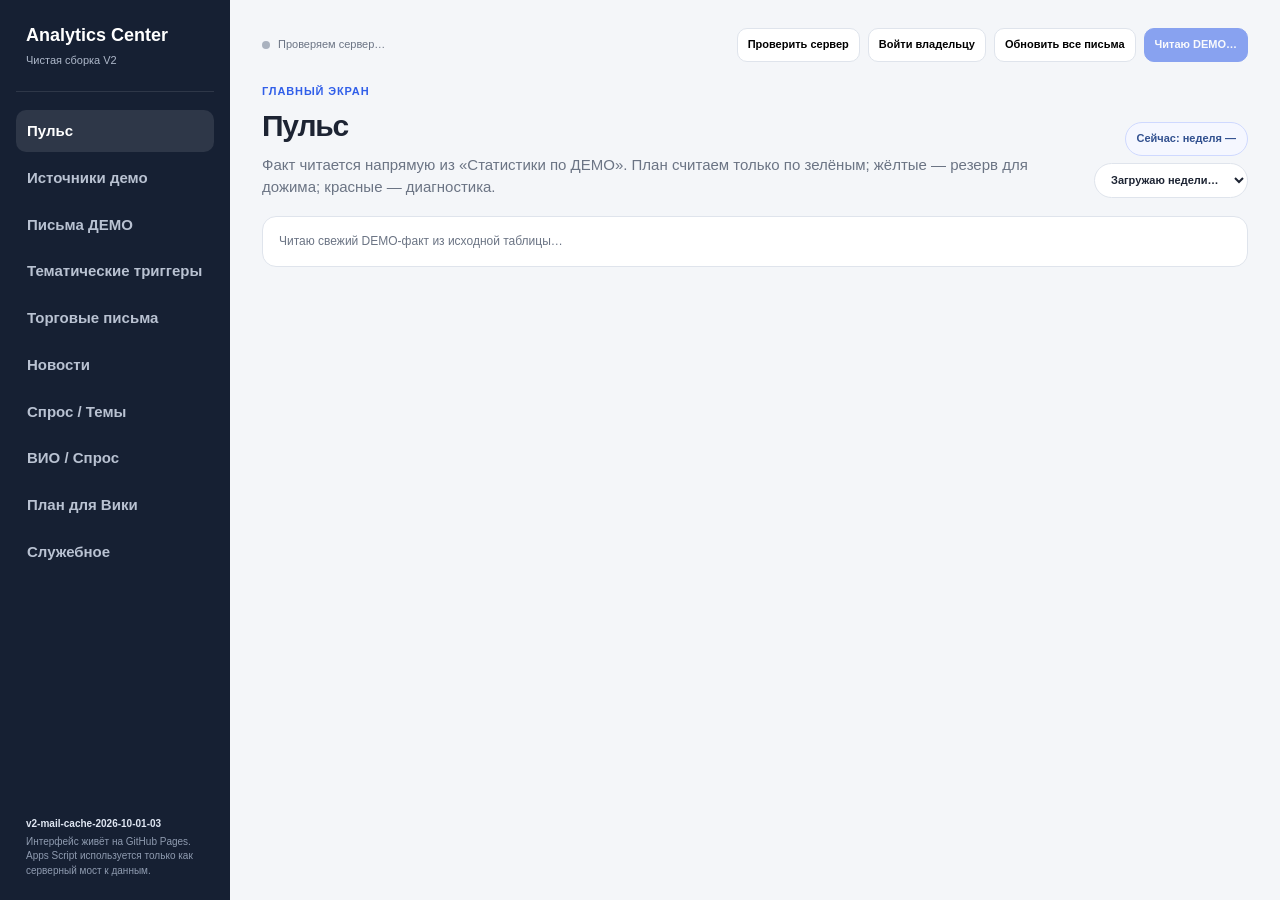
<file: index.html>
<!doctype html>
<html lang="ru"><head>
<meta charset="utf-8"><meta name="viewport" content="width=device-width,initial-scale=1">
<meta name="referrer" content="strict-origin-when-cross-origin">
<title>Analytics Center</title><link rel="stylesheet" href="app.css?v=20261123-news-trim-14">
<style>#authGate{position:fixed;inset:0;z-index:10000;display:grid;place-items:center;background:#f4f6f9;padding:24px}#authGate[hidden]{display:none}.signin{max-width:460px;background:white;border-radius:20px;padding:32px;box-shadow:0 12px 40px #17203318}.signin button{padding:12px 18px;background:#4263eb;color:white;border:0;border-radius:10px;font:inherit}.signin p{line-height:1.6}</style>
<script defer src="domain-config.js?v=20261123-news-trim-14"></script>
<script async src="https://accounts.google.com/gsi/client"></script>
<script defer src="domain-auth.js?v=20261123-news-trim-14"></script>
</head><body><p>Загружаю аналитику…</p><section id="authGate" hidden><div class="signin"><h1>Analytics Center</h1><p>Просмотр аналитики открыт всем без входа. Google нужен только владельцу для обновления исходных данных.</p><p id="authStatus" role="status">Вход владельца</p><button id="signIn" disabled>Войти через Google</button> <button type="button" onclick="document.getElementById('authGate').hidden=true">Закрыть</button></div></section></body></html>
</file>
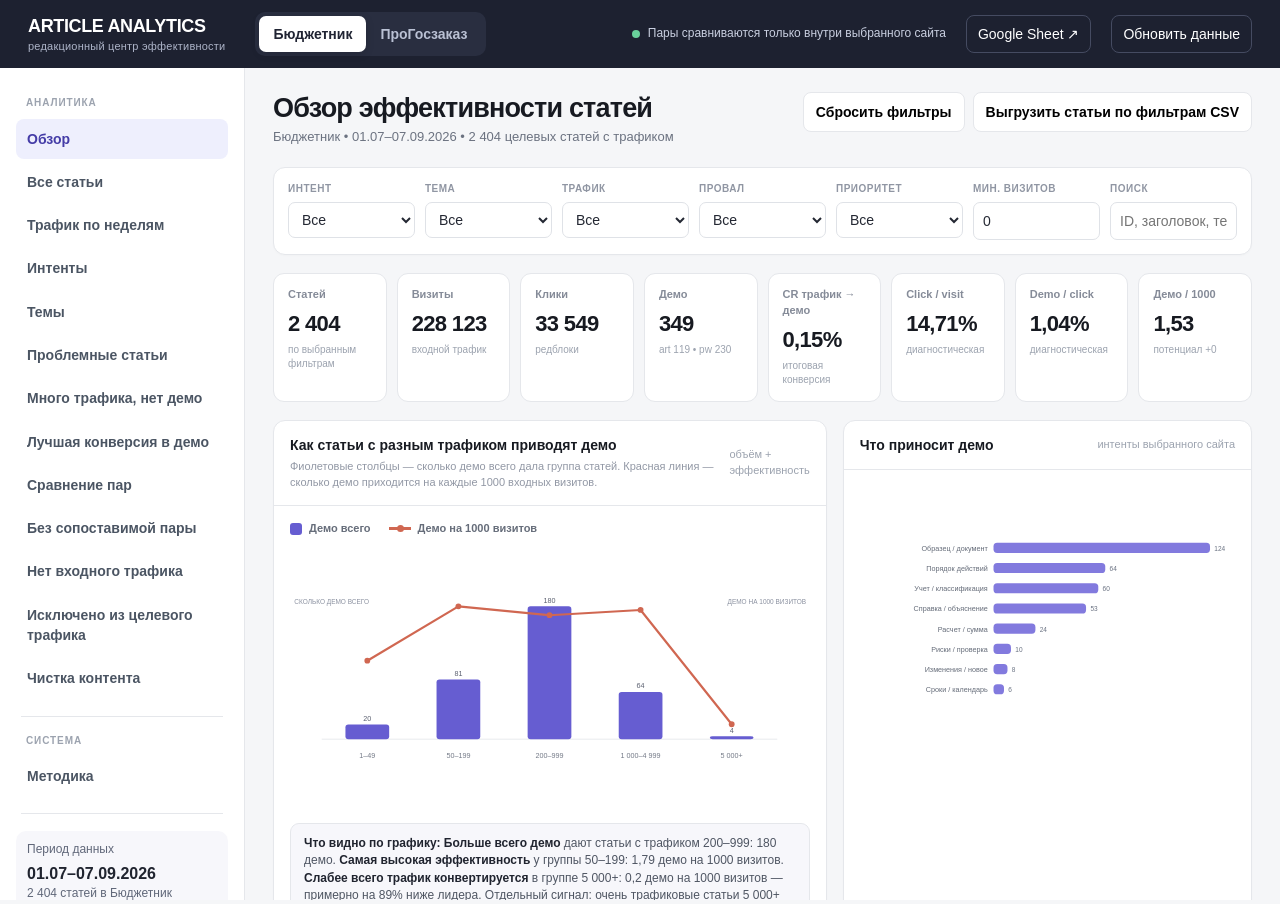
<file: article-analytics/index.html>
<!doctype html>
<html lang="ru" translate="no" class="notranslate">
<head>
<meta charset="utf-8">
<meta name="google" content="notranslate">
<meta name="viewport" content="width=device-width,initial-scale=1">
<title>Центр аналитики статей</title>
<style>
html,body,#frame{margin:0;width:100%;height:100%;border:0;overflow:hidden;background:#f5f6f8}
#loading{position:fixed;inset:0;display:grid;place-items:center;font:14px Arial,sans-serif;color:#59606c;background:#f5f6f8;z-index:2}
</style>
</head>
<body>
<div id="loading">Загружаю аналитику…</div>
<iframe id="frame" title="Аналитика статей"></iframe>
<script>
(async()=>{
 const f=document.getElementById('frame'),l=document.getElementById('loading');
 try{
  let [source,weeklyOverlay,pairOverlay,problemsOverlay,commentsOverlay,exclusionsOverlay]=await Promise.all([
   fetch('app.html?v=20260911-fix11',{cache:'no-store'}).then(r=>{if(!r.ok)throw new Error('Не удалось загрузить приложение: '+r.status);return r.text()}),
   fetch('weekly-progos-overlay.js?v=20260911-fix11',{cache:'no-store'}).then(r=>{if(!r.ok)throw new Error('Не удалось загрузить недельный модуль: '+r.status);return r.text()}),
   fetch('pair-overlay.js?v=20260911-fix11',{cache:'no-store'}).then(r=>{if(!r.ok)throw new Error('Не удалось загрузить модуль сравнения: '+r.status);return r.text()}),
   fetch('problems-overlay.js?v=20260911-fix11',{cache:'no-store'}).then(r=>{if(!r.ok)throw new Error('Не удалось загрузить счётчики проблемных статей: '+r.status);return r.text()}),
   fetch('comments-overlay.js?v=20260911-fix11',{cache:'no-store'}).then(r=>{if(!r.ok)throw new Error('Не удалось загрузить комментарии: '+r.status);return r.text()}),
   fetch('exclusions-overlay.js?v=20260911-fix11',{cache:'no-store'}).then(r=>{if(!r.ok)throw new Error('Не удалось загрузить правила исключений: '+r.status);return r.text()})
  ]);

  const init="refreshFilterOptions();renderAll();switchView('overview');";
  if(!source.includes(init)) throw new Error('Не найдена точка подключения модулей');

  weeklyOverlay=weeklyOverlay.replace('(async()=>{','await (async()=>{');
  const safeWeekly="try{\n"+weeklyOverlay+"\n}catch(e){console.error('Недельный модуль не загрузился:',e);}\n";
  const safePairs="try{\n"+pairOverlay+"\n}catch(e){console.error('Модуль сравнения не загрузился:',e);}\n";
  const safeProblems="try{\n"+problemsOverlay+"\n}catch(e){console.error('Счётчики проблемных статей не загрузились:',e);}\n";
  const safeComments="try{\n"+commentsOverlay+"\n}catch(e){console.error('Комментарии не загрузились:',e);}\n";
  const safeExclusions="try{\n"+exclusionsOverlay+"\n}catch(e){console.error('Правила исключений не загрузились:',e);}\n";
  source=source.replace(init,safePairs+safeProblems+safeComments+safeExclusions+safeWeekly+init);

  const kpiLine="document.getElementById('filterbar').style.display=(v==='nontarget'||v==='kpiexclude'||v==='cleanup'||v==='method')?'none':'grid';";
  const kpiPatched=kpiLine+"\n document.getElementById('kpis').style.display=(v==='overview')?'grid':'none';";
  if(!source.includes(kpiLine)) throw new Error('Не найдена точка управления верхней сводкой');
  source=source.replace(kpiLine,kpiPatched);

  f.srcdoc=source;
  f.addEventListener('load',()=>l.remove(),{once:true});
 }catch(e){l.textContent='Ошибка загрузки: '+(e.message||e)}
})();
</script>
</body>
</html>
</file>
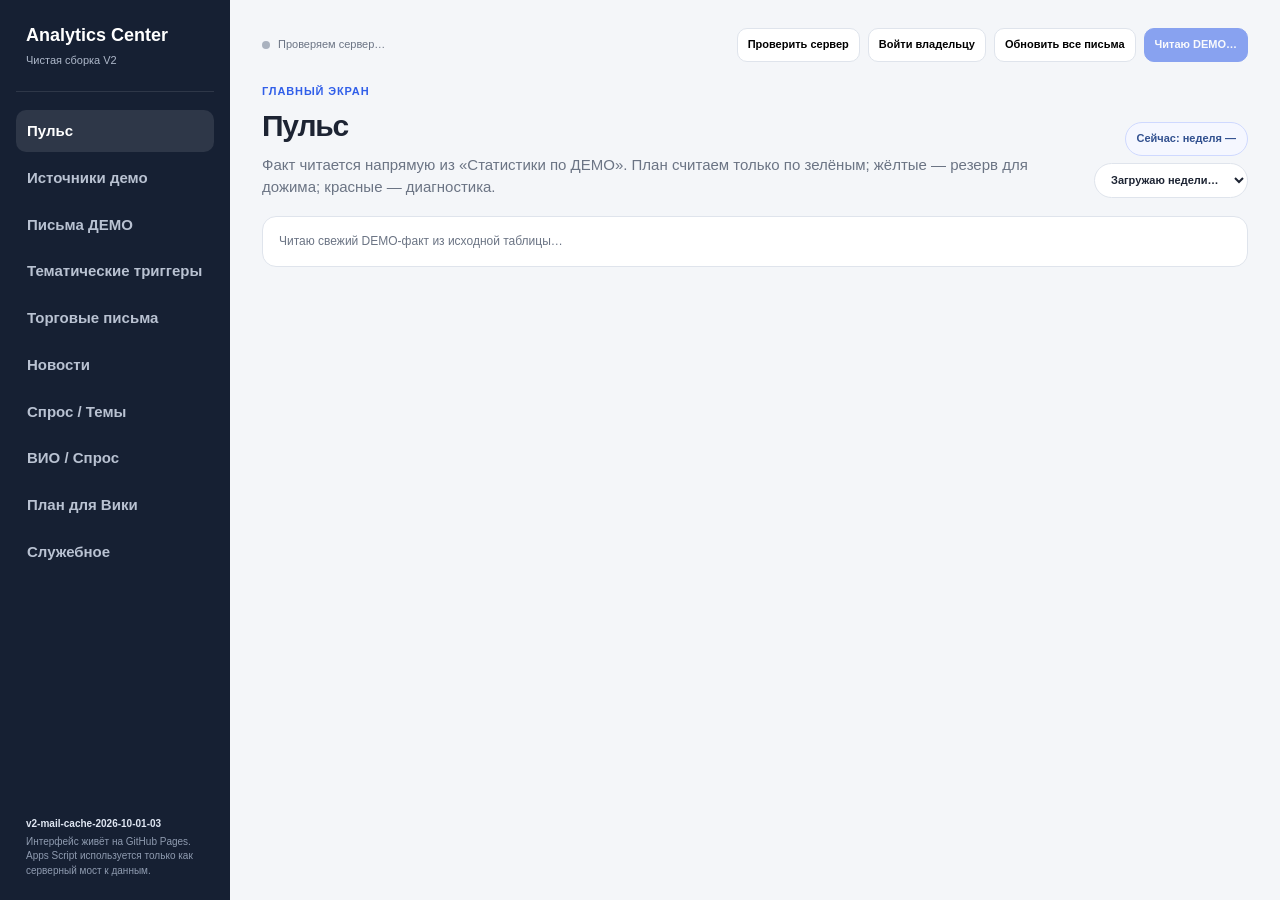
<file: standalone.html>
<!doctype html>
<html lang="ru"><head>
<meta charset="utf-8"><meta name="viewport" content="width=device-width,initial-scale=1">
<meta name="referrer" content="strict-origin-when-cross-origin">
<title>Analytics Center</title><link rel="stylesheet" href="app.css?v=20260930-demo-sources-weekly1">
<style>#authGate{position:fixed;inset:0;z-index:10000;display:grid;place-items:center;background:#f4f6f9;padding:24px}#authGate[hidden]{display:none}.signin{max-width:460px;background:white;border-radius:20px;padding:32px;box-shadow:0 12px 40px #17203318}.signin button{padding:12px 18px;background:#4263eb;color:white;border:0;border-radius:10px;font:inherit}.signin p{line-height:1.6}</style>
<script defer src="domain-config.js"></script>
<script async src="https://accounts.google.com/gsi/client"></script>
<script defer src="domain-auth.js?v=20260930-demo-sources-weekly1"></script>
</head><body><p>Загружаю аналитику…</p><section id="authGate" hidden><div class="signin"><h1>Analytics Center</h1><p>Просмотр аналитики доступен всем. Вход нужен только владельцу для обновления данных.</p><p id="authStatus" role="status">Подключаю вход Google…</p><button id="signIn" disabled>Войти через Google</button> <button type="button" onclick="document.getElementById('authGate').hidden=true">Вернуться к просмотру</button><p><a href="https://script.google.com/macros/s/AKfycbzixvV5Pde5ZHZJnXUB_5AeO_kw1nVkMzdNkw-0VUl2g4tFTypcDHRYeknI0iJhv_PhdA/exec">Открыть текущую версию</a></p></div></section></body></html>
</file>
<file: app.css>
:root{--bg:#f4f6f9;--panel:#fff;--ink:#1d2433;--muted:#6b7484;--line:#dfe4ec;--nav:#162033;--accent:#315fe9;--ok:#16835c;--ok-soft:#eaf7f1;--warn:#a86b00;--warn-soft:#fff5dd;--danger:#b43b46;--danger-soft:#fff0f2}
*{box-sizing:border-box}html,body{margin:0;min-height:100%;background:var(--bg);color:var(--ink);font:15px/1.45 -apple-system,BlinkMacSystemFont,"Segoe UI",Arial,sans-serif}button,select{font:inherit}
.app{min-height:100vh;display:grid;grid-template-columns:230px minmax(0,1fr)}
aside{background:var(--nav);color:#fff;padding:22px 16px;position:sticky;top:0;height:100vh}.brand{padding:0 10px 22px;border-bottom:1px solid rgba(255,255,255,.1)}.brand b{display:block;font-size:18px}.brand span{display:block;margin-top:5px;color:#aeb8ca;font-size:11px}
nav{display:grid;gap:5px;padding-top:18px}.navbtn{border:0;background:transparent;color:#b9c2d2;text-align:left;border-radius:10px;padding:10px 11px;font-weight:700;cursor:pointer}.navbtn:hover,.navbtn.active{background:rgba(255,255,255,.1);color:#fff}.asidefoot{position:absolute;left:26px;right:26px;bottom:22px;color:#8f9bb0;font-size:10px}.asidefoot b{display:block;color:#dfe6f2;margin-bottom:3px}
main{padding:28px 32px 56px;min-width:0}.topline{display:flex;justify-content:space-between;gap:12px;align-items:center;margin-bottom:22px}.topactions{display:flex;gap:8px}.build{display:flex;gap:8px;align-items:center;color:var(--muted);font-size:11px}.dot{width:8px;height:8px;border-radius:50%;background:#aab2bf}.dot.ok{background:var(--ok)}.dot.bad{background:var(--danger)}
.health,.refresh{border:1px solid var(--line);background:#fff;border-radius:10px;padding:8px 10px;font-size:11px;font-weight:700;cursor:pointer}.refresh{background:var(--accent);border-color:var(--accent);color:#fff}.health:disabled,.refresh:disabled{opacity:.55;cursor:wait}
.page{display:none}.page.active{display:block}.head{display:flex;justify-content:space-between;gap:18px;align-items:flex-end;margin-bottom:18px}.eyebrow{color:var(--accent);font-size:11px;font-weight:900;text-transform:uppercase;letter-spacing:.08em}.head h1{font-size:30px;letter-spacing:-.04em;margin:4px 0 7px}.head p{margin:0;color:var(--muted);max-width:850px}
.weekmeta{display:grid;gap:7px;justify-items:end}.weekbadge{white-space:nowrap;background:#fff;border:1px solid var(--line);border-radius:999px;padding:8px 11px;font-size:11px;font-weight:800}.weekbadge.current{border-color:#cfd9ff;background:#f5f7ff;color:#31508f}.weekselect{height:35px;border:1px solid var(--line);background:#fff;border-radius:999px;padding:0 12px;font-size:11px;font-weight:800;color:var(--ink);outline:none}
.loading,.errorbox{border-radius:14px;padding:16px;font-size:12px}.loading{background:#fff;border:1px solid var(--line);color:var(--muted)}.errorbox{background:var(--danger-soft);border:1px solid #f0cbd0;color:#8e313a}.hidden{display:none!important}
.summary{display:grid;grid-template-columns:1.35fr repeat(3,minmax(0,.75fr));gap:10px;margin-bottom:12px}.kpi{background:#fff;border:1px solid var(--line);border-radius:16px;padding:16px 17px}.kpi.primary{border-color:#cdd9ff;background:linear-gradient(145deg,#fff,#f6f8ff)}.kpi span{display:block;color:var(--muted);font-size:10px;font-weight:750}.kpi strong{display:block;font-size:28px;letter-spacing:-.045em;margin-top:5px}.kpi.primary strong{font-size:34px}.kpi small{display:block;margin-top:3px;color:var(--muted);font-size:10px}.good{color:var(--ok)}
.overallbar,.bar,.weekbar{background:#e8ecf2;border-radius:999px;overflow:hidden}.overallbar{height:8px;margin-top:12px}.bar{height:7px;margin:10px 0 8px}.weekbar{height:7px}.overallbar i,.bar i,.weekbar i{display:block;height:100%;background:var(--ok);border-radius:inherit;max-width:100%}.overallmeta,.gapline{display:flex;justify-content:space-between;gap:10px;color:var(--muted);font-size:10px;margin-top:7px}.overallmeta b,.gapline b{color:var(--ink)}
.freshnote{margin-bottom:12px;padding:10px 12px;border-radius:12px;background:#eef3ff;border:1px solid #d4defb;color:#39558d;font-size:11px}
.sectiontitle{display:flex;justify-content:space-between;gap:12px;align-items:end;margin:20px 0 10px}.sectiontitle h2{font-size:17px;margin:0}.sectiontitle p{font-size:10px;color:var(--muted);margin:0}
.productgrid{display:grid;grid-template-columns:repeat(2,minmax(0,1fr));gap:10px}.product{background:#fff;border:1px solid var(--line);border-radius:16px;padding:16px 17px}.product.done{border-left:4px solid var(--ok)}.product.reserve{border-left:4px solid #d99a20}.product.risk{border-left:4px solid var(--danger)}.producttop{display:flex;justify-content:space-between;gap:12px;align-items:center}.producttop h3{font-size:14px;margin:0}.status{font-size:9px;font-weight:900;border-radius:999px;padding:4px 7px;background:#eef2f7;color:#617087}.status.done{background:var(--ok-soft);color:var(--ok)}.status.reserve{background:var(--warn-soft);color:#956000}.status.risk{background:var(--danger-soft);color:var(--danger)}
.metricrow{display:grid;grid-template-columns:repeat(3,minmax(0,1fr));gap:8px;margin-top:12px}.metricbox{border-radius:12px;padding:10px 11px;background:#f7f9fb;border:1px solid #edf0f4}.metricbox span{display:block;color:var(--muted);font-size:8px;font-weight:800;text-transform:uppercase;letter-spacing:.04em}.metricbox strong{display:block;font-size:24px;line-height:1.05;margin-top:4px;letter-spacing:-.03em}.metricbox small{display:block;color:var(--muted);font-size:8px;margin-top:3px}.metricbox.fact strong{color:var(--ok)}.metricbox.plan{background:#f4f7ff;border-color:#dbe3ff}.metricbox.plan strong{color:var(--accent)}.metricbox.progress strong{color:var(--ink)}.metricbox.progress.progress-low strong{color:var(--danger)}.metricbox.progress.progress-warn strong{color:var(--warn)}.metricbox.progress.progress-good strong{color:var(--ok)}.triplet{display:grid;grid-template-columns:repeat(3,1fr);gap:7px;margin-top:12px}.mini{background:#f7f9fb;border-radius:10px;padding:8px 9px}.mini span{display:block;color:var(--muted);font-size:8px}.mini b{display:block;font-size:14px}.mini.reserve b{color:#9a6500}.mini.red b{color:var(--danger)}
.decision{margin-top:12px;padding:10px 11px;border-radius:11px;background:#f6f8fc;font-size:11px}.decision b{display:block;margin-bottom:3px}.decision small{display:block;color:var(--muted);font-size:9px;margin-top:5px}
.twocol{display:grid;grid-template-columns:minmax(0,1.15fr) minmax(320px,.85fr);gap:10px;margin-top:10px}.panel{background:#fff;border:1px solid var(--line);border-radius:16px;overflow:hidden}.panelhead{padding:14px 16px;border-bottom:1px solid #edf0f4}.panelhead h2{font-size:14px;margin:0}.panelhead p{font-size:9px;color:var(--muted);margin:3px 0 0}
.decisionlist{padding:5px 16px}.decisionrow{display:grid;grid-template-columns:135px 84px minmax(0,1fr);gap:10px;align-items:center;padding:10px 0;border-bottom:1px solid #edf0f4}.decisionrow:last-child{border-bottom:0}.decisionrow b{font-size:10px}.decisionrow span{font-size:10px;color:var(--muted)}.decisionrow p{font-size:10px;margin:0}
.weeks{padding:10px 16px 14px}.weekrow{display:grid;grid-template-columns:112px minmax(0,1fr) 72px;gap:9px;align-items:center;padding:7px 0;cursor:pointer}.weekrow:hover{background:#fafbfc}.weekrow span{font-size:9px;color:var(--muted);line-height:1.35}.weekrow span b{display:block;color:var(--ink);font-size:10px}.weekrow>b{text-align:right;font-size:10px}
.placeholder{background:#fff;border:1px dashed #cbd3df;border-radius:18px;padding:28px}.placeholder h2{margin:0 0 8px;font-size:19px}.placeholder p{margin:0;color:var(--muted);max-width:760px}
@media(max-width:1100px){.summary{grid-template-columns:1fr 1fr}.productgrid,.twocol{grid-template-columns:1fr}}@media(max-width:900px){.app{grid-template-columns:1fr}aside{position:static;height:auto}.asidefoot{position:static;margin:18px 10px 0}nav{grid-template-columns:repeat(2,minmax(0,1fr))}main{padding:22px 16px 40px}.summary{grid-template-columns:1fr}.head{display:block}.weekmeta{justify-items:start;margin-top:10px}.decisionrow{grid-template-columns:1fr}}

.tab-tools{display:flex;gap:10px;flex-wrap:wrap;margin-bottom:16px}.tab-tools input,.tab-tools select,.tab-tools button,.page button,.page input[type=file]{font:inherit;padding:10px;border:1px solid var(--line);border-radius:8px;background:white}.tab-tools input{min-width:240px;flex:1}.registry{overflow:auto;background:white;border:1px solid var(--line);border-radius:12px}.registry table{border-collapse:collapse;width:100%;font-size:13px}.registry th,.registry td{text-align:left;padding:12px;vertical-align:top;border-bottom:1px solid var(--line)}.registry th{background:#edf2f8;white-space:nowrap}.registry small{display:block;color:var(--muted)}.registry details{max-width:450px;overflow-wrap:anywhere;margin-top:7px}.registry summary{cursor:pointer;color:var(--accent)}.page [role=status]{color:var(--muted)}
.mail-letter{min-width:280px}
.mail-letter-subject{display:block;line-height:1.4}
.mail-letter-actions{display:flex;align-items:flex-start;gap:8px;flex-wrap:wrap;margin-top:8px}
.mail-letter-actions>a,.mail-body-preview>summary{display:inline-flex;align-items:center;min-height:30px;box-sizing:border-box;padding:6px 9px;border:1px solid var(--line);border-radius:8px;background:#fff;color:var(--accent);font-size:11px;font-weight:750;line-height:1.2;text-decoration:none;cursor:pointer}
.mail-letter-actions>a:hover,.mail-body-preview>summary:hover{background:#f5f8ff;border-color:#cad6ec}
.mail-body-preview{margin:0;max-width:760px}
.mail-letter-actions .mail-body-preview[open]{flex:1 1 100%}
.mail-body-content{margin-top:9px;padding:12px 14px;border:1px solid var(--line);border-radius:10px;background:#f8fafc;max-height:430px;overflow:auto}
.mail-body-subject{display:block;margin-bottom:8px;font-size:12px}
.mail-body-text{white-space:pre-wrap;overflow-wrap:anywhere;line-height:1.58;font-size:12px;color:var(--ink)}
.mail-body-empty,.mail-body-error{margin:0;font-size:11px;color:var(--muted)}
.mail-body-error{color:var(--danger)}
.mail-body-unavailable{display:inline-flex;align-items:center;min-height:30px;margin:0;padding:6px 9px;border:1px dashed var(--line);border-radius:8px;color:var(--muted)}
.mail-body-auth-note{display:flex;align-items:center;gap:9px;flex-wrap:wrap;font-size:11px;color:var(--muted)}
.mail-body-auth-note b{color:var(--ink)}
.mail-body-auth-note span{flex:1 1 220px}
.mail-body-owner-login{padding:7px 10px!important;border:1px solid #c9d5ec!important;background:#fff!important;color:var(--accent)!important;font-size:11px!important;font-weight:750!important}


.calls-box{padding:20px;margin:16px 0}.calls-box p{line-height:1.6}.calls-box blockquote{border-left:3px solid var(--accent);padding:12px 16px;margin:12px 0;background:#f4f6fa;white-space:pre-wrap}.calls-box details{margin-top:14px}#callsMetrics{margin:15px 0}button:disabled{opacity:.5;cursor:wait}

.vika-table{table-layout:fixed;min-width:950px}.vika-table th:nth-child(1){width:17%}.vika-table th:nth-child(2){width:35%}.vika-table th:nth-child(3){width:34%}.vika-table th:nth-child(4){width:14%}.vika-table td{vertical-align:top;overflow-wrap:anywhere}.vika-field h4{font-size:12px;color:#697386;margin:14px 0 5px}.vika-field p{white-space:pre-wrap;line-height:1.55;margin:0}.vika-comments{background:#f7f8fc}.vika-letter summary{margin-top:12px;cursor:pointer}

.demand-summary{display:grid;grid-template-columns:repeat(3,1fr);gap:16px;margin:22px 0}.demand-summary>div{padding:20px;border:1px solid #dfe4ec;border-radius:16px;background:#fff}.demand-summary b{display:block;font-size:28px}.demand-summary span{display:block;color:#697386;margin-top:8px}.demand-panels{display:grid;gap:20px}.demand-panels td{vertical-align:top}.demand-panels td:first-child{min-width:240px}.demand-filters input{width:min(100%,500px);padding:12px;border:1px solid #dfe4ec;border-radius:10px}@media(max-width:700px){.demand-summary{grid-template-columns:1fr}}

@media(min-width:1400px){.demand-panels{grid-template-columns:1fr;align-items:start}.demand-panels>section{min-width:0}}

.green-share{display:grid;grid-template-columns:minmax(0,1fr) auto;gap:4px 12px;align-items:center;margin-top:12px;padding:12px;border-radius:12px;background:#eff8f3}.green-share span{font-size:12px;color:var(--muted)}.green-share strong{font-size:23px;color:#16845e}.green-share small{grid-column:1/-1;color:var(--muted);font-size:11px}

.vika-editorial{padding:10px;margin:10px 0;background:#f1f5ff;border-radius:10px}.editorial-original{white-space:pre-wrap;overflow-wrap:anywhere}


.vio-summary{grid-template-columns:repeat(4,1fr)}
.vio-summary>div{padding:17px 18px}
.vio-summary b{font-size:25px;letter-spacing:-.03em}
.vio-summary span{font-size:11px;line-height:1.4;margin-top:5px}

.vio-switch{display:inline-flex;width:auto;gap:4px;padding:4px;background:#eef1f6;border-radius:12px;margin:2px 0 4px}
.vio-switch button{border:0;background:transparent;border-radius:9px;padding:9px 16px;font-weight:750;color:#68758a}
.vio-switch button[aria-pressed="true"]{background:#fff;color:#244a8f;box-shadow:0 2px 8px rgba(31,48,78,.09)}

.vio-concrete{margin-top:20px;padding:22px!important;border-radius:20px!important;background:#f7f9fd!important;border-color:#dce4f0!important}
.vio-section-head{display:flex;align-items:flex-start;justify-content:space-between;gap:18px;margin-bottom:16px}
.vio-section-head h2{font-size:20px;margin:0 0 5px;letter-spacing:-.02em}
.vio-section-head p{margin:0;max-width:760px;color:var(--muted);font-size:12px;line-height:1.55}
.vio-section-hint{flex:none;padding:7px 10px;border-radius:999px;background:#eaf0ff;color:#355da8;font-size:10px;font-weight:800;white-space:nowrap}
#vioConcrete{display:grid;grid-template-columns:repeat(2,minmax(0,1fr));gap:13px}

.vio-question-card{min-width:0;padding:17px 18px 16px;border:1px solid #dfe5ef;border-radius:16px;background:#fff;box-shadow:0 5px 18px rgba(29,43,68,.045)}
.vio-question-head{display:flex;align-items:center;justify-content:space-between;gap:12px;margin-bottom:10px}
.vio-question-rank{display:inline-grid;place-items:center;width:29px;height:29px;border-radius:9px;background:#eef2f8;color:#647086;font-size:10px;font-weight:850;letter-spacing:.04em}
.vio-question-count{display:inline-flex;align-items:baseline;gap:5px;padding:5px 9px;border-radius:999px;background:#f0f4fb;color:#677389;font-size:10px;white-space:nowrap}
.vio-question-count b{color:#1e2b42;font-size:13px}
.vio-question-topic{margin:1px 0 6px;color:#69768d;font-size:9px;font-weight:850;text-transform:uppercase;letter-spacing:.065em}
.vio-question-card h3{margin:0;color:#18243a;font-size:17px;line-height:1.34;letter-spacing:-.018em}
.vio-question-tags{display:flex;flex-wrap:wrap;gap:7px;margin-top:14px}
.vio-chip{display:flex;align-items:baseline;gap:5px;max-width:100%;padding:6px 9px;border:1px solid #e3e8f0;border-radius:9px;background:#fbfcfe;line-height:1.25}
.vio-chip small{color:#8691a4;font-size:9px;font-weight:700;text-transform:uppercase;letter-spacing:.03em}
.vio-chip b{color:#46546b;font-size:10px;font-weight:750;overflow-wrap:anywhere}
.vio-question-intent{display:grid;grid-template-columns:82px minmax(0,1fr);gap:10px;align-items:start;margin-top:14px;padding:11px 12px;border-radius:11px;background:#f0f4fb}
.vio-question-intent span{color:#778399;font-size:9px;font-weight:800;text-transform:uppercase;letter-spacing:.04em;padding-top:2px}
.vio-question-intent b{color:#263853;font-size:11px;line-height:1.45}
.vio-examples{margin-top:12px;padding-top:10px;border-top:1px solid #edf0f5}
.vio-examples summary{cursor:pointer;color:#51617a;font-size:10px;font-weight:800;list-style-position:inside}
.vio-examples ul{margin:9px 0 0;padding-left:18px;color:#56647a}
.vio-examples li{margin:6px 0;font-size:10px;line-height:1.45}
.vio-examples li::marker{color:#9aa6b8}

.vio-overview-head{margin:26px 0 12px}
.vio-overview-head h2{font-size:18px;margin:0 0 4px}
.vio-overview-head p{font-size:11px;color:var(--muted);margin:0}
.vio-grid{display:grid;grid-template-columns:repeat(3,minmax(0,1fr));gap:14px;align-items:start}
.vio-grid>.panel{box-shadow:0 4px 15px rgba(29,43,68,.035)}
.vio-grid>.calls-box>h2{font-size:15px;margin-bottom:4px}
.vio-grid>.calls-box>p{min-height:34px;margin-top:0;color:var(--muted);font-size:10px;line-height:1.45}
.vio-row{display:grid;grid-template-columns:28px minmax(0,1fr);gap:10px;align-items:start;padding:11px 9px;margin:0 -3px;border-bottom:1px solid var(--line);border-radius:10px}
.vio-row:nth-child(odd){background:#fafbfd}
.vio-row:last-child{border-bottom:0}
.vio-rank{width:25px;height:25px;border-radius:8px;background:#e9eef6;color:#596579;display:grid;place-items:center;font-size:10px;font-weight:800}
.vio-rowmain>div:first-child{display:grid;grid-template-columns:minmax(0,1fr) auto;gap:8px;align-items:start}
.vio-rowmain b{font-size:11px;line-height:1.4}
.vio-rowmain span{font-size:9px;color:var(--muted);text-align:right;white-space:nowrap}
.vio-bar{height:5px;background:#e9edf3;border-radius:999px;margin-top:8px;overflow:hidden}
.vio-bar i{display:block;height:100%;background:var(--accent);border-radius:999px}

.vio-rubric-panel{margin-top:16px;padding:0!important;overflow:hidden}
.vio-rubric-panel details{margin:0}
.vio-rubric-panel summary{cursor:pointer;padding:15px 18px;font-size:11px;font-weight:800;color:#4c5b72;list-style-position:inside}
.vio-rubric-panel details[open] summary{border-bottom:1px solid var(--line)}
.vio-rubric-panel details>p{padding:0 18px;margin:14px 0 10px;color:var(--muted);font-size:10px}
.vio-rubrics{display:flex;flex-wrap:wrap;gap:8px;padding:0 18px 18px}
.vio-rubrics span{display:flex;flex-direction:column;gap:3px;padding:8px 10px;border:1px solid var(--line);border-radius:10px;background:#fff;max-width:280px}
.vio-rubrics b{font-size:10px}.vio-rubrics small{color:var(--muted);font-size:9px}
.vio-note{font-size:10px;color:var(--muted);margin:11px 2px 0}
.vio-empty{grid-column:1/-1;padding:20px;color:var(--muted);text-align:center}

@media(max-width:1100px){
 .vio-grid{grid-template-columns:1fr}
 .vio-summary{grid-template-columns:1fr 1fr}
 #vioConcrete{grid-template-columns:1fr}
 .vio-grid>.calls-box>p{min-height:0}
}
@media(max-width:700px){
 .vio-summary{grid-template-columns:1fr}
 .vio-section-head{display:block}
 .vio-section-hint{display:inline-block;margin-top:10px}
 .vio-concrete{padding:15px!important}
 .vio-question-card{padding:15px}
 .vio-question-intent{grid-template-columns:1fr;gap:4px}
 .vio-rowmain>div:first-child{display:block}
 .vio-rowmain span{display:block;text-align:left;margin-top:4px;white-space:normal}
}

/* Источники DEMO */
.sources-period{padding:9px 12px;border:1px solid var(--line);border-radius:999px;background:#fff;color:#536078;font-size:11px;font-weight:800;white-space:nowrap}
.sources-switch{display:inline-flex;width:auto;gap:4px;padding:4px;background:#eef1f6;border-radius:12px;margin:2px 0 4px}
.sources-switch button{border:0!important;background:transparent!important;border-radius:9px!important;padding:9px 16px!important;font-weight:750;color:#68758a}
.sources-switch button[aria-pressed="true"]{background:#fff!important;color:#244a8f!important;box-shadow:0 2px 8px rgba(31,48,78,.09)}
.sources-summary{grid-template-columns:repeat(4,1fr);margin:18px 0 14px}
.sources-summary>div{padding:17px 18px}
.sources-summary b{font-size:26px;letter-spacing:-.03em}
.sources-summary span{font-size:11px;line-height:1.35;margin-top:5px}
.sources-cards{display:grid;grid-template-columns:repeat(4,minmax(0,1fr));gap:12px;margin-bottom:16px}
.source-card{background:#fff;border:1px solid var(--line);border-radius:17px;padding:17px 17px 15px;box-shadow:0 5px 18px rgba(29,43,68,.035)}
.source-card.featured{border-color:#cdd9ff;background:linear-gradient(145deg,#fff,#f6f8ff)}
.source-card-head{display:flex;justify-content:space-between;gap:12px;align-items:flex-start}
.source-card-head span{display:block;font-size:13px;font-weight:850;color:#2b3850}
.source-card-head small{display:block;margin-top:3px;color:var(--muted);font-size:9px}
.source-card-head strong{font-size:28px;line-height:1;letter-spacing:-.04em}
.source-card-metrics{display:grid;grid-template-columns:1fr 1fr;gap:7px;margin-top:15px}
.source-card-metrics>div{padding:9px 10px;border-radius:10px;background:#f7f9fb}
.source-card-metrics span{display:block;color:var(--muted);font-size:8px;text-transform:uppercase;letter-spacing:.035em;font-weight:800}
.source-card-metrics b{display:block;margin-top:3px;font-size:15px}
.source-card-metrics>div:first-child b{color:var(--ok)}
.source-card-bottom{margin-top:12px}.source-card-bottom>span{display:block;color:var(--muted);font-size:9px;margin-bottom:6px}
.source-sharebar{height:6px;background:#e8edf3;border-radius:999px;overflow:hidden}
.source-sharebar i{display:block;height:100%;background:linear-gradient(90deg,#456ce8,#2c9b72);border-radius:inherit}
.sources-layout{display:grid;grid-template-columns:minmax(0,1.15fr) minmax(320px,.85fr);gap:14px;align-items:start}
.sources-section-head h2,.sources-insight-panel>h2{margin:0 0 5px;font-size:17px}
.sources-section-head p{margin:0;color:var(--muted);font-size:10px;line-height:1.5}
.site-source-row{display:grid;grid-template-columns:minmax(210px,1.5fr) 90px 90px;gap:10px 14px;align-items:center;padding:12px 10px;border-bottom:1px solid var(--line);border-radius:11px}
.site-source-row:nth-child(odd){background:#fafbfd}
.site-source-row:last-child{border-bottom:0}
.site-source-row.warning{background:#fff8eb;border:1px solid #f3ddb2;margin-bottom:6px}
.site-source-name b{display:block;font-size:11px}.site-source-name span{display:block;color:var(--muted);font-size:9px;margin-top:3px}
.site-source-rate,.site-source-share{text-align:right}.site-source-rate b,.site-source-share b{display:block;font-size:13px}.site-source-rate b{color:var(--ok)}.site-source-rate span,.site-source-share span{display:block;color:var(--muted);font-size:8px}
.site-source-row>.source-sharebar{grid-column:1/-1;height:5px}
.source-insights{display:grid;gap:9px;margin-top:13px}
.source-insight{padding:12px 13px;border:1px solid #e2e7ef;border-radius:12px;background:#fafbfd}
.source-insight span{display:block;color:var(--muted);font-size:8px;text-transform:uppercase;letter-spacing:.04em;font-weight:850}
.source-insight b{display:block;margin-top:4px;font-size:14px;color:#263853}
.source-insight p{margin:3px 0 0!important;color:var(--muted);font-size:9px!important;line-height:1.45!important}
.source-insight.warning{background:#fff8eb;border-color:#f3ddb2}
.sources-method{margin-top:14px!important;padding-top:10px;border-top:1px solid var(--line)}
.sources-method summary{cursor:pointer;color:#4e5d73;font-size:10px;font-weight:800}
.sources-method-grid{display:grid;gap:8px;margin-top:10px}
.sources-method-grid p{margin:0!important;padding:8px 9px;border-radius:9px;background:#f7f9fb;font-size:9px!important}
.sources-method-grid b{display:block;font-size:10px}.sources-method-grid span{display:block;color:var(--muted);margin-top:2px;line-height:1.45}
.sources-compare{margin-top:14px}
.sources-compare .tablewrap{margin-top:12px;overflow:auto}
.sources-compare-table{width:100%;border-collapse:collapse;font-size:11px}
.sources-compare-table th,.sources-compare-table td{padding:10px 11px;border-bottom:1px solid var(--line);text-align:right;white-space:nowrap}
.sources-compare-table th{color:var(--muted);font-size:9px;text-transform:uppercase;letter-spacing:.035em;background:#f7f9fb}
.sources-compare-table th:first-child,.sources-compare-table td:first-child{text-align:left}
.sources-compare-table .source-green-cell{color:var(--ok);font-weight:850}
@media(max-width:1200px){.sources-cards{grid-template-columns:repeat(2,1fr)}.sources-layout{grid-template-columns:1fr}}
@media(max-width:760px){.sources-summary,.sources-cards{grid-template-columns:1fr}.site-source-row{grid-template-columns:1fr 72px 72px}.sources-period{display:inline-block;margin-top:10px}.sources-compare-table{min-width:620px}}


/* Недельный срез источников */
.sources-filters{display:flex;gap:10px;flex-wrap:wrap;margin:10px 0 4px}
.sources-filters label{display:grid;gap:5px;min-width:220px}
.sources-filters label span{font-size:9px;text-transform:uppercase;letter-spacing:.04em;color:var(--muted);font-weight:850}
.sources-filters select{height:39px;padding:0 11px;border:1px solid var(--line);border-radius:10px;background:#fff;color:#27354d;font:inherit;font-size:11px;font-weight:700;outline:none}
.sources-filters select:focus{border-color:#a9bdf0;box-shadow:0 0 0 3px #eef3ff}
.source-answer{margin:0 0 14px;padding:13px 15px;border:1px solid #dbe4f2;border-radius:13px;background:#f4f7fc;color:#46566f;font-size:11px;line-height:1.55}
.source-answer b{color:#243650}.source-answer strong{color:var(--ok);font-size:12px}
.sources-weekly-panel{margin:2px 0 16px}
.sources-weekly-panel .tablewrap{margin-top:12px;overflow:auto}
.sources-weekly-table{width:100%;border-collapse:separate;border-spacing:0;font-size:10px;min-width:760px}
.sources-weekly-table th{padding:9px 10px;background:#f6f8fb;color:#758096;font-size:8px;text-transform:uppercase;letter-spacing:.045em;text-align:right;border-bottom:1px solid var(--line)}
.sources-weekly-table th:first-child{text-align:left}
.sources-weekly-table td{padding:9px 10px;border-bottom:1px solid #edf0f4;text-align:right;vertical-align:middle}
.sources-weekly-table td:first-child{text-align:left;white-space:nowrap}
.sources-weekly-table tbody tr:hover{background:#fafbfd}
.sources-weekly-table tbody tr.current{background:#f2f6ff}
.sources-weekly-table tbody tr.current td:first-child b{color:#315db7}
.source-week-cell b,.source-week-total b{display:block;font-size:13px;line-height:1.05;color:#1d2c45}
.source-week-cell span,.source-week-total span{display:block;margin-top:3px;color:var(--muted);font-size:8px}
.source-week-cell.lead{background:#eef8f3}
.source-week-cell.lead b{color:var(--ok)}
.source-week-total{background:#f8fafc}
.source-week-total b{color:var(--ok)}
.source-current{display:inline-block;margin-left:6px;padding:2px 5px;border-radius:999px;background:#dfe9ff;color:#315db7;font-size:7px;font-weight:850;text-transform:uppercase;letter-spacing:.04em}
@media(max-width:760px){
 .sources-filters{display:grid;grid-template-columns:1fr}
 .sources-filters label{min-width:0}
 .source-answer{font-size:10px}
}

.mail-week-summary{margin:14px 0 16px}.mail-week-head{display:flex;justify-content:space-between;gap:12px;align-items:end;margin:0 0 8px}.mail-week-head b{display:block;font-size:14px}.mail-week-head span{display:block;color:var(--muted);font-size:11px;margin-top:3px}.mail-week-note{padding:14px 16px;border:1px dashed var(--line);border-radius:12px;background:#fff;color:var(--muted);font-size:12px}.mail-week-table{border-radius:12px;position:relative}.mail-week-table table{font-size:12px}.mail-week-table th,.mail-week-table td{padding:10px 12px;white-space:nowrap}.mail-week-table td:first-child,.mail-week-table th:first-child{white-space:normal;min-width:150px;position:sticky;left:0;z-index:3;box-shadow:8px 0 12px -12px rgba(30,45,70,.75)}.mail-week-table thead th:first-child{z-index:5;background:#edf2f8}.mail-week-table tbody td:first-child{background:#fff}.mail-week-table tfoot td:first-child{background:#fff;z-index:4}
.mail-week-table .demo-r{color:var(--danger)}.mail-week-table .demo-y{color:var(--warn)}.mail-week-table .demo-g{color:var(--ok)}
.vika-missing-active{margin:10px 0 0;padding:10px 12px;border:1px solid #f0d6a4;border-radius:9px;background:#fff8e8;color:#7a5a18;font-size:12px;line-height:1.45}
.vika-source-missing{margin-top:10px;padding:10px 12px;border:1px solid #f0d6d6;border-radius:9px;background:#fff7f7;color:#9d3636;font-size:12px;line-height:1.45}
.vika-plan-text>summary{font-weight:750}
.vika-editorial>p:first-child{margin-top:0}

.vika-owner-edit{margin-top:10px!important;padding:8px 10px!important;font-size:11px!important;font-weight:750!important;color:var(--accent)!important}
.vika-active-editor{margin-top:12px;padding:10px 12px;border:1px solid #dbe3ef;border-radius:10px;background:#fbfcff}
.vika-active-editor>summary{font-weight:800;color:var(--accent);cursor:pointer}
.vika-editor-grid{display:grid;grid-template-columns:1fr 1fr;gap:10px;margin-top:12px}
.vika-editor-grid label{display:grid;gap:5px;min-width:0}
.vika-editor-grid label.wide{grid-column:1/-1}
.vika-editor-grid span{font-size:10px;font-weight:800;color:var(--muted)}
.vika-editor-grid input,.vika-editor-grid textarea{width:100%;box-sizing:border-box;padding:9px 10px;border:1px solid var(--line);border-radius:8px;background:white;font:12px/1.45 inherit;color:var(--ink)}
.vika-editor-grid textarea{min-height:170px;resize:vertical;white-space:pre-wrap}
.vika-editor-actions{display:flex;align-items:center;gap:10px;flex-wrap:wrap;margin-top:10px}
.vika-editor-actions button{padding:8px 10px!important;font-size:11px!important;font-weight:800!important}
.vika-save-status{font-size:11px;color:var(--muted)}
@media(max-width:760px){.vika-editor-grid{grid-template-columns:1fr}.vika-editor-grid label.wide{grid-column:auto}}


/* Trade mail analytics: same compact visual language as the DEMO mail view. */
.trade-actions{display:flex;gap:9px;flex-wrap:wrap;align-items:center}
#tradeStatus{font-size:12px;color:var(--muted);line-height:1.5;margin:9px 0 14px}
.trade-metrics{display:grid;grid-template-columns:repeat(5,minmax(0,1fr));gap:10px;margin:14px 0}
.trade-metric{border:1px solid var(--line);background:#fff;border-radius:14px;padding:15px 16px;min-width:0}
.trade-metric small{color:var(--muted);display:block;font-size:11px}
.trade-metric b{display:block;margin-top:5px;font-size:24px;line-height:1.25;font-variant-numeric:tabular-nums}
.trade-label-totals{display:flex;flex-wrap:wrap;gap:8px;margin:8px 0 14px}
.trade-label-totals span{border:1px solid var(--line);border-radius:999px;padding:6px 11px;background:#fff;font-size:11px;color:var(--muted)}
.trade-label-totals b{color:var(--ink)}
.trade-filters{display:flex;gap:8px;flex-wrap:wrap;margin:10px 0}
.trade-filters select,.trade-filters input{min-height:37px}
.trade-filters input{flex:1 1 230px;max-width:420px}
.trade-table{min-width:1040px}
.trade-table th{white-space:nowrap}
.trade-table td{vertical-align:top;font-size:12px;line-height:1.5}
.trade-table small{color:var(--muted)}
.trade-table td:nth-child(4){min-width:275px;max-width:460px;overflow-wrap:anywhere}
.trade-table td:nth-child(3){min-width:125px}
.trade-table .num{text-align:right;white-space:nowrap;font-variant-numeric:tabular-nums}
.trade-hint{font-size:11px;color:var(--muted);line-height:1.55;margin:12px 0}
@media(max-width:1150px){.trade-metrics{grid-template-columns:repeat(3,minmax(0,1fr))}}
@media(max-width:700px){.trade-metrics{grid-template-columns:repeat(2,minmax(0,1fr))}.trade-metric b{font-size:20px}.trade-actions button{flex:1 1 auto}}

/* VIO source freshness and explicit period selection. */
.vio-period-control{display:flex;gap:12px;align-items:center;flex-wrap:wrap;margin:10px 0 13px;font-size:11px}
.vio-period-control label{font-weight:800;color:var(--muted)}
.vio-period-control select{min-height:36px;border:1px solid var(--line);border-radius:8px;background:#fff;padding:6px 10px;color:var(--ink)}
.vio-period-control #vioFreshness{color:var(--muted)}
.vio-period-control #vioFreshness.stale{color:#a34726;font-weight:750}


/* All-month VIO demand trends. Month selection is deliberately not required. */
.vio-history-panel{margin:16px 0 18px;padding:19px 20px}
.vio-history-head{display:flex;align-items:end;justify-content:space-between;margin-bottom:15px}
.vio-history-head h2{font-size:18px;margin:0 0 5px;letter-spacing:-.02em}
.vio-history-head p{font-size:12px;color:var(--muted);margin:0}
.vio-months-grid{display:grid;grid-template-columns:repeat(4,minmax(0,1fr));gap:10px;margin-bottom:16px}
.vio-month-card{display:flex;flex-direction:column;min-width:0;padding:14px 15px;border:1px solid var(--line);background:#f9fafc;border-radius:13px}
.vio-month-card small{font-size:10px;color:var(--muted);min-height:31px}
.vio-month-card b{font-size:27px;line-height:1.1;letter-spacing:-.03em}
.vio-month-card span{font-size:10px;color:var(--muted);margin-top:4px}
.vio-month-card strong{font-size:12px;color:var(--ink);margin-top:5px}
.vio-month-rate{height:6px;border-radius:5px;background:#e3e9f3;overflow:hidden;margin-top:13px}
.vio-month-rate i,.vio-trend-share i{display:block;height:100%;background:var(--accent);border-radius:inherit}
.vio-history-filters{display:flex;flex-wrap:wrap;gap:8px;align-items:center;margin-bottom:12px}
.vio-history-filters input{min-width:230px;flex:1}
.vio-history-filters select{min-width:205px}
.vio-trend-table{width:100%;border-collapse:collapse;font-size:11px}
.vio-trend-table th,.vio-trend-table td{border-bottom:1px solid var(--line);padding:12px 10px;vertical-align:middle}
.vio-trend-table th{background:#f7f9fc;text-align:left;position:sticky;top:0;font-weight:850;color:#536178;white-space:nowrap}
.vio-trend-table th small{display:block;font-weight:500;margin-top:3px;color:var(--muted)}
.vio-trend-table .vio-trend-name{min-width:230px;max-width:340px}
.vio-trend-table .vio-trend-cell{min-width:105px;font-variant-numeric:tabular-nums}
.vio-trend-cell b{font-size:12px}
.vio-trend-cell small{display:block;color:var(--muted);font-size:10px}
.vio-trend-share{height:4px;background:#e4eaf3;border-radius:10px;margin-top:6px;overflow:hidden}
.vio-trend-change{font-variant-numeric:tabular-nums;white-space:nowrap}
.vio-trend-change.growing{color:var(--ok)}
.vio-trend-change.falling{color:var(--danger)}
.vio-history-footnote{font-size:10px;color:var(--muted);margin:12px 0 0}
@media(max-width:1200px){.vio-months-grid{grid-template-columns:repeat(2,minmax(0,1fr))}}
@media(max-width:640px){.vio-months-grid{grid-template-columns:1fr 1fr}.vio-history-panel{padding:13px}.vio-history-filters input,.vio-history-filters select{min-width:100%;width:100%}.vio-trend-table .vio-trend-name{min-width:175px}}


/* What is inside each of the five largest VIO themes. */
.vio-drill-panel{margin:17px 0 18px;padding:18px 20px}
.vio-drill-grid{display:grid;gap:10px;margin-top:14px}
.vio-drill-card{border:1px solid var(--line);border-radius:13px;background:#fff;overflow:hidden}
.vio-drill-card[open]{border-color:#c8d4ee;box-shadow:0 4px 16px rgba(20,38,69,.05)}
.vio-drill-card summary{display:flex;gap:11px;align-items:center;cursor:pointer;padding:15px 16px;list-style:none;user-select:none}
.vio-drill-card summary::-webkit-details-marker{display:none}
.vio-drill-card summary:focus-visible{outline:3px solid #9dbbff;outline-offset:-3px}
.vio-drill-card[open] summary{border-bottom:1px solid var(--line);background:#fafbff}
.vio-drill-rank{font-size:11px;font-weight:900;color:var(--accent);background:#ecf1ff;border-radius:9px;padding:7px 9px}
.vio-drill-title{min-width:0;flex:1;display:flex;flex-direction:column;gap:4px}
.vio-drill-title>b{font-size:13px;line-height:1.3}
.vio-drill-title>small{color:var(--muted);font-size:10px;line-height:1.4}
.vio-drill-total{text-align:right;display:flex;flex-direction:column;gap:2px;min-width:65px}
.vio-drill-total>b{font-size:20px;line-height:1;font-variant-numeric:tabular-nums}
.vio-drill-total>small{font-size:9px;color:var(--muted)}
.vio-drill-arrow{color:var(--muted);transition:transform .2s ease}
.vio-drill-card[open] .vio-drill-arrow{transform:rotate(180deg)}
.vio-drill-body{padding:14px 16px 16px}
.vio-drill-months{display:grid;grid-template-columns:repeat(4,minmax(0,1fr));gap:8px;margin-bottom:13px}
.vio-drill-months span{display:flex;flex-direction:column;padding:9px 10px;border-radius:9px;background:#f5f7fb}
.vio-drill-months small{color:var(--muted);font-size:10px}
.vio-drill-months b{font-size:16px}
.vio-drill-tablewrap{overflow-x:auto}
.vio-drill-table{border-collapse:collapse;font-size:11px;width:100%;min-width:700px}
.vio-drill-table th{background:#f7f9fc;color:#596779;text-align:right;font-size:10px;padding:9px 7px;white-space:nowrap}
.vio-drill-table th:first-child{text-align:left}
.vio-drill-table td{padding:9px 7px;vertical-align:middle;text-align:right;border-bottom:1px solid #eef1f6;font-variant-numeric:tabular-nums}
.vio-drill-table td:first-child{text-align:left;font-variant-numeric:normal;min-width:230px}
.vio-drill-num{white-space:nowrap}
.vio-drill-share{min-width:110px}
.vio-drill-bar{height:4px;margin-top:5px;background:#e8ecf3;border-radius:6px;overflow:hidden}
.vio-drill-bar i{display:block;height:100%;border-radius:6px;background:var(--accent)}
.vio-drill-delta{min-width:80px;white-space:nowrap}
.vio-drill-delta.up{color:var(--ok);font-weight:750}
.vio-drill-delta.down{color:var(--danger)}
.vio-drill-table tr.vio-drill-check td{color:#946e25;background:#fffaf0}
.vio-drill-foot,.vio-drill-warning,.vio-drill-empty{color:var(--muted);font-size:10px;line-height:1.5;margin:10px 0 0}
.vio-drill-warning{color:#866525}
@media(max-width:640px){.vio-drill-panel{padding:13px}.vio-drill-card summary{padding:11px 10px;gap:7px}.vio-drill-title>b{font-size:12px}.vio-drill-title>small{font-size:9px}.vio-drill-total>b{font-size:17px}.vio-drill-months{grid-template-columns:repeat(2,minmax(0,1fr))}.vio-drill-body{padding:10px}}


/* Торговые письма: ровно тот же паттерн реестра и недельного среза, что DEMO. */
#page-trade .trade-mail-filters{margin-top:2px;margin-bottom:12px}
#page-trade .trade-actions{margin:12px 0 14px}
#page-trade .trade-week-table{margin-top:7px;overflow-x:auto}
#page-trade .trade-week-table table{min-width:660px}
#page-trade .trade-week-table small{display:block;color:var(--muted);font-size:10px}
#page-trade .trade-mail-registry{overflow-x:auto}
#page-trade .trade-mail-registry .trade-table{width:100%;min-width:990px;font-size:13px;border-collapse:collapse}
#page-trade .trade-mail-registry .trade-table th,
#page-trade .trade-mail-registry .trade-table td{padding:12px;text-align:left;border-bottom:1px solid var(--line)}
#page-trade .trade-mail-registry .trade-table td:nth-child(3){min-width:320px;max-width:560px;overflow-wrap:anywhere}
#page-trade .trade-mail-registry .trade-table td:nth-child(4){width:auto;min-width:100px;max-width:none}
#page-trade .trade-mail-registry .trade-table td:nth-child(2){min-width:145px}
#page-trade .trade-mail-registry .trade-table td.num{text-align:right;min-width:105px;font-variant-numeric:tabular-nums}
#page-trade .trade-mail-registry .trade-table td.num small{font-size:10px}
#page-trade .mail-letter-actions{display:flex;gap:8px;align-items:flex-start;flex-wrap:wrap;margin-top:9px}
#page-trade .mail-letter-actions a{display:inline-flex;align-items:center;min-height:30px;padding:6px 9px;border:1px solid var(--line);border-radius:8px;background:#fff;color:var(--accent);font-size:11px;font-weight:750;text-decoration:none}
#page-trade .trade-letter-details{margin-top:9px;max-width:650px}
#page-trade .trade-letter-details p{font-size:11px;line-height:1.55;margin:7px 0;overflow-wrap:anywhere}
#page-trade #tradeMore{display:block;margin:12px auto 20px;min-width:160px;border:1px solid var(--line);border-radius:9px;background:#fff;font-weight:800;color:var(--accent)}
@media(max-width:800px){
 #page-trade .trade-mail-filters input{width:100%;min-width:180px}
 #page-trade .trade-metrics{grid-template-columns:repeat(2,minmax(0,1fr))}
 #page-trade .trade-mail-registry .trade-table td:nth-child(3){min-width:280px}
}


/* Cumulative news archive coverage: includes missing or unfinished weeks. */
.news-archive-coverage{margin:10px 0 18px;padding:15px 17px;border:1px solid var(--line);border-radius:14px;background:#fff}
.news-archive-header{display:flex;justify-content:space-between;align-items:baseline;gap:10px;flex-wrap:wrap}
.news-archive-header b{font-size:13px}
.news-archive-header span{color:var(--muted);font-size:11px}
.news-archive-progress{height:6px;background:#e8edf5;border-radius:99px;overflow:hidden;margin:12px 0}
.news-archive-progress i{display:block;height:100%;background:var(--accent);border-radius:99px}
.news-archive-weeks{display:flex;gap:6px;flex-wrap:wrap}
.news-archive-weeks span{display:inline-flex;gap:5px;align-items:center;padding:5px 7px;border-radius:7px;border:1px solid #e1e7ef;color:#5d6b7b;font-size:10px}
.news-archive-weeks span.complete{background:#edf7f2;border-color:#d2e9dc;color:#276046}
.news-archive-weeks span.pending{background:#fff8ec;border-color:#f2e3c5;color:#84612c}
.news-archive-weeks b{font-weight:800}
.news-archive-coverage p{margin:11px 0 0;color:var(--muted);font-size:10px}

/* Distinguish the newsletter's sending week from the DEMO event week. */
#newsMaterialsPanel .news-send-week-filter{display:flex;flex-direction:column;gap:5px;flex:0 1 240px;color:var(--muted);font-size:11px;font-weight:700}
#newsMaterialsPanel .news-send-week-filter select{width:100%;min-width:170px;font-size:12px;font-weight:600;color:var(--ink)}
@media(max-width:680px){#newsMaterialsPanel .news-send-week-filter{flex:1 1 100%}}
</file>
